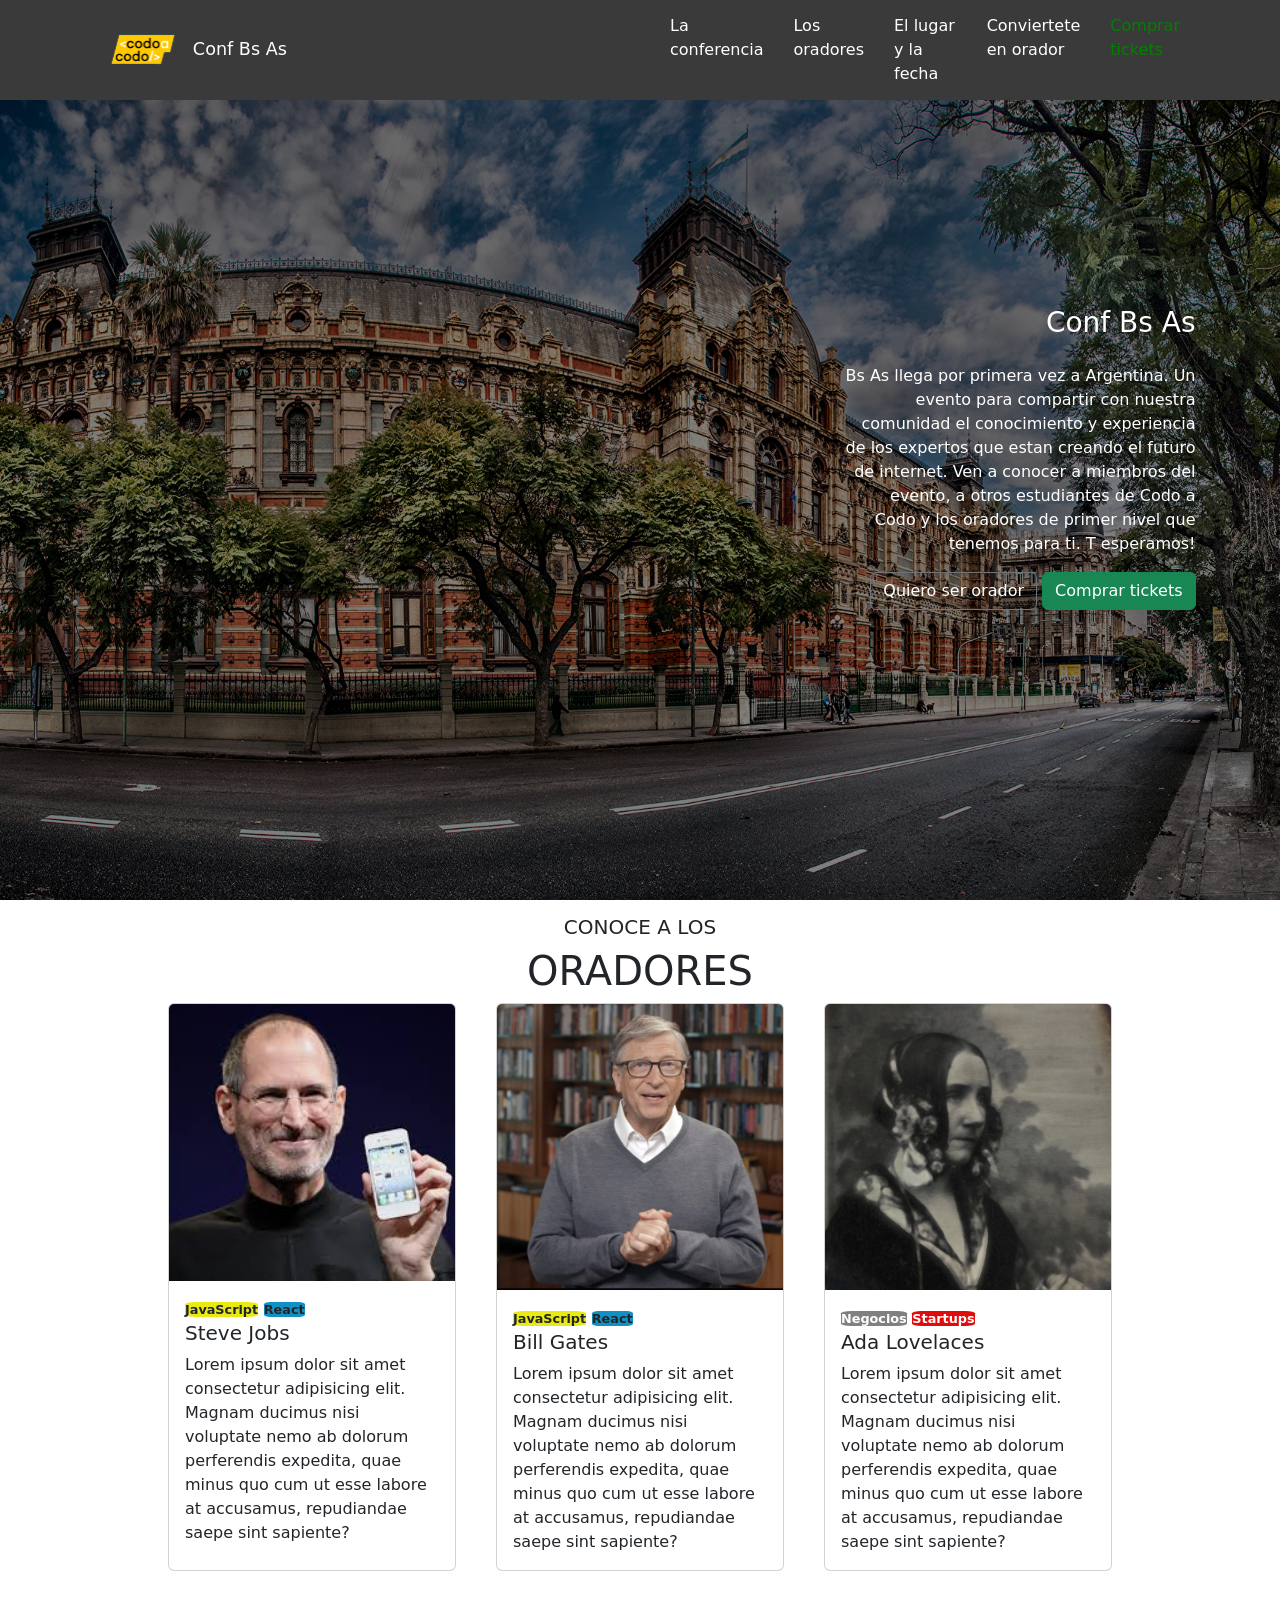
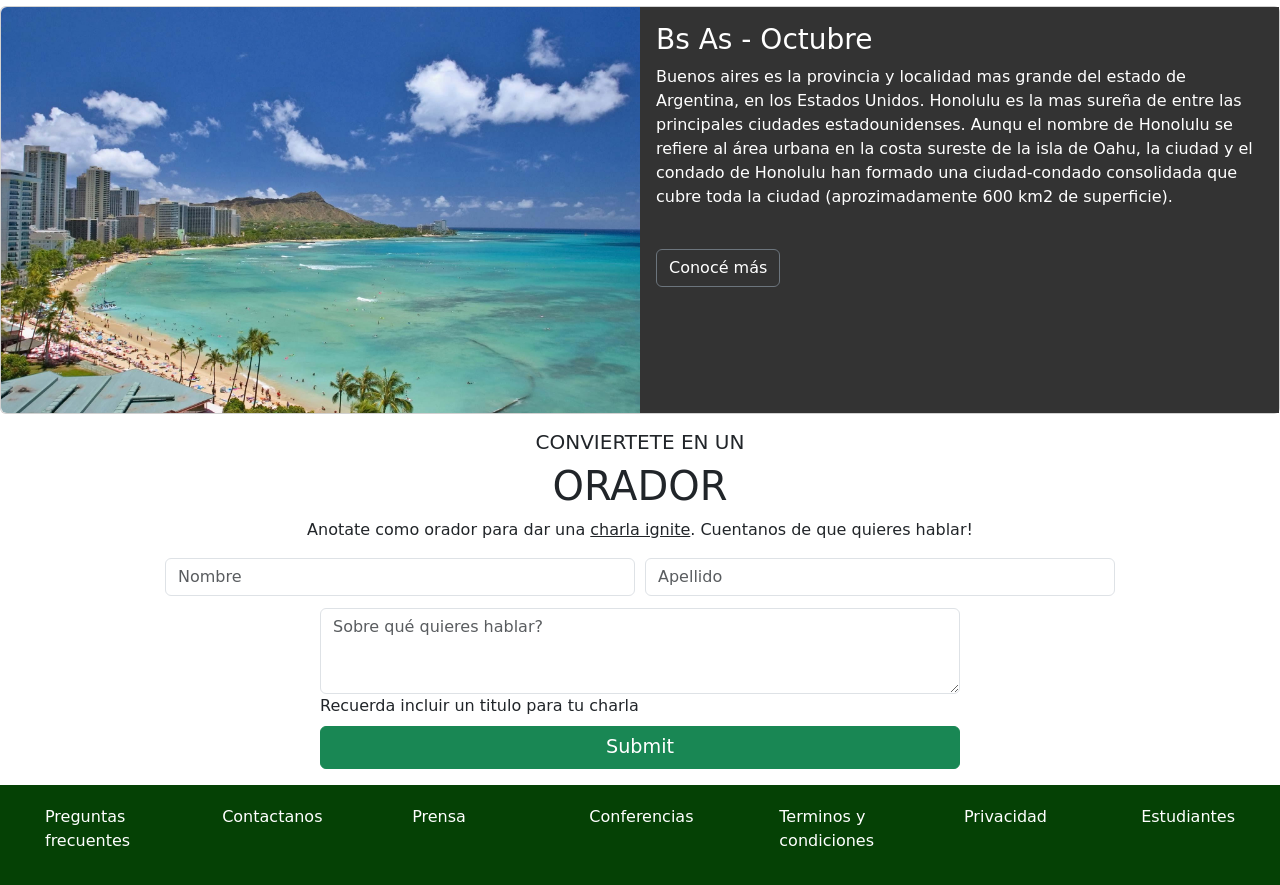
<file: index.html>
<!DOCTYPE html>
<html>
    <head>
        <meta charset="utf-8">
        <meta http-equiv="X-UA-Compatible" content="IE=edge">
        <title></title>
        <meta name="description" content="">
        <meta name="viewport" content="width=device-width, initial-scale=1">
        <link rel="stylesheet" href="css/style.css">
        <link href="https://cdn.jsdelivr.net/npm/bootstrap@5.3.2/dist/css/bootstrap.min.css" rel="stylesheet" integrity="sha384-T3c6CoIi6uLrA9TneNEoa7RxnatzjcDSCmG1MXxSR1GAsXEV/Dwwykc2MPK8M2HN" crossorigin="anonymous">
    </head>
    <body>
    <!--div superior MENU contiene 2 div--> 
        <DIV class="MENU">
            <div class="logo">
                <img src="css/codoacodo.png" height="50px">
                Conf Bs As        
            </div>
            <div class="SUBMENU">
                <div class="SeccionMenu">
                    <a href="#carousel">La conferencia</a>
                </div>
                <div class="SeccionMenu">
                    <a href="#oradores">Los oradores</a>
                </div>
                <div class="SeccionMenu">
                    <a href="#lugar">El lugar y la fecha</a>
                </div>
                <div class="SeccionMenu">
                    <a href="#conviertete">Conviertete en orador</a>
                </div>
                <div class="SeccionMenu" id="comprar">
                    <a href="pagina2.html">Comprar tickets</a>
                </div>        
            </div>
        </DIV>
        <!--carousel-->
        <a name="carousel"></a>
        <div id="carouselExample" class="carousel slide">
            <div id="carouselExampleSlidesOnly" class="carousel slide" data-bs-ride="carousel">
                <div class="carousel-inner">
                    <div class="carousel-item active">
                        <img src="css/ba1.jpg" class="d-block w-100" height="800px">
                    </div>
                    <div class="carousel-item">
                        <img src="css/ba2.jpg" class="d-block w-100" height="800px">
                    </div>
                    <div class="carousel-item">
                        <img src="css/ba3.jpg" class="d-block w-100" height="800px">
                    </div>
                </div>
            <!--tarjeta en carousel--> 
            <div class="carousel-caption">
                <div class="conf">
                    <div class="TextoCarousel">
                        <h3 class="card-title">Conf Bs As</h3>
                        <br>
                        <p class="card-text">Bs As llega por primera vez a Argentina. Un evento para compartir con nuestra comunidad el conocimiento y experiencia de los expertos que estan creando el futuro de internet. Ven a conocer a miembros del evento, a otros estudiantes de Codo a Codo y los oradores de primer nivel que tenemos para ti. T esperamos!</p>
                        <button type="button" class="btn btn-outline-secondary"><a href="#conviertete">Quiero ser orador</a></button>
                        <button type="button" class="btn btn-success"><a href="pagina2.html">Comprar tickets</a></button>
                    </div>
                </div>         
            </div>
        </div>
        <!--texto centrado-->
        <a name="oradores"></a>
        <div class="conoce">
            <h5>CONOCE A LOS</h5>
            <h1>ORADORES</h1>
        </div>
        <!--oradores-->
        <div class="ContenedorOradores">
            <div class="card" style="width: 18rem;">
                <img src="css/steve.jpg" class="card-img-top" alt="...">
                <div class="card-body">
                    <b><span class="javascript">JavaScript</span>    <span class="react">React</span></b>
                    <h5 class="card-title">Steve Jobs</h5>
                    <p class="card-text">Lorem ipsum dolor sit amet consectetur adipisicing elit. Magnam ducimus nisi voluptate nemo ab dolorum perferendis expedita, quae minus quo cum ut esse labore at accusamus, repudiandae saepe sint sapiente?</p> 
                </div>
            </div>
            <div class="card" style="width: 18rem;">
                <img src="css/bill.jpg" class="card-img-top" alt="...">
                <div class="card-body">
                    <b><span class="javascript">JavaScript</span>    <span class="react">React</span></b>
                    <h5 class="card-title">Bill Gates</h5>
                    <p class="card-text">Lorem ipsum dolor sit amet consectetur adipisicing elit. Magnam ducimus nisi voluptate nemo ab dolorum perferendis expedita, quae minus quo cum ut esse labore at accusamus, repudiandae saepe sint sapiente?</p>
                </div>
            </div>
            <div class="card" style="width: 18rem;">
                <img src="css/ada.jpeg" class="card-img-top" alt="...">
                <div class="card-body">
                    <b><span class="negocios">Negocios</span>    <span class="startups"> Startups </span></b>
                    <h5 class="card-title">Ada Lovelaces</h5>
                    <p class="card-text">Lorem ipsum dolor sit amet consectetur adipisicing elit. Magnam ducimus nisi voluptate nemo ab dolorum perferendis expedita, quae minus quo cum ut esse labore at accusamus, repudiandae saepe sint sapiente?</p>
                </div>
            </div>
        </div>
        <!--octubre-->
        <a name="lugar"></a>
        <div class="card mb-3" style="max-width: 100%;">
            <div class="row g-0">
                <div class="col-md-6" >
                    <img src="css/honolulu.jpg" class="img-fluid rounded-start" alt="...">
                </div>
                <div class="col-md-6" id="octubre">
                    <div class="card-body">
                        <h3 class="card-title">Bs As - Octubre</h3>
                        <p class="card-text">Buenos aires es la provincia y localidad mas grande del estado de Argentina, en los Estados Unidos. Honolulu es la mas sureña de entre las principales ciudades estadounidenses. Aunqu el nombre de Honolulu se refiere al área urbana en la costa sureste de la isla de Oahu, la ciudad y el condado de Honolulu han formado una ciudad-condado consolidada que cubre toda la ciudad (aprozimadamente 600 km2 de superficie).</p>
                        <br>
                        <button type="button" class="btn btn-outline-secondary"><a href="#">Conocé más</a></button>
                    </div>
                </div>
            </div>
        </div>
        <!--conviertete-->
        <a name="conviertete"></a>
        <div class="conoce">
            <h5>CONVIERTETE EN UN</h5>
            <h1>ORADOR</h1>
            <p>Anotate como orador para dar una <u>charla ignite</u>. Cuentanos de que quieres hablar!</p>
        </div>
        <!--formulario-->
        <form action="ingreso de datos" method="post">
            <div class="formulario">
                <div class="nombre">
                    <input class="form-control" type="text" placeholder="Nombre" aria-label="default input example" id="nombre" name="nombre">
                </div>
                <div class="apellido">
                    <input class="form-control" type="text" placeholder="Apellido" aria-label="default input example" id="apellido" name="apellido">
                </div>
            </div>
            <div class="caja">
                <div class="mb-3" id="cajatext">
                    <textarea class="form-control" id="exampleFormControlTextarea1" rows="3" placeholder="Sobre qué quieres hablar?"></textarea>
                    <label for="exampleFormControlTextarea1" class="form-label">Recuerda incluir un titulo para tu charla</label>
                    <br>
                    <input type="submit" class="btn btn-success" id="submit"></input>
                </div>
            </div>
        </form>
        <!--footer-->
        <div class="footer">
            <div class="subfoot"><a href="#">Preguntas frecuentes</a></div>
            <div class="subfoot"><a href="#">Contactanos</a></div>
            <div class="subfoot"><a href="#">Prensa</a></div>
            <div class="subfoot"><a href="#">Conferencias</a></div>
            <div class="subfoot"><a href="#">Terminos y condiciones</a></div>
            <div class="subfoot"><a href="#">Privacidad</a></div>
            <div class="subfoot"><a href="#">Estudiantes</a></div>
        </div>
        <script src="https://cdn.jsdelivr.net/npm/bootstrap@5.3.2/dist/js/bootstrap.bundle.min.js" integrity="sha384-C6RzsynM9kWDrMNeT87bh95OGNyZPhcTNXj1NW7RuBCsyN/o0jlpcV8Qyq46cDfL" crossorigin="anonymous"></script>
        <script src="" async defer></script>
    </body>
    
</html>
</file>
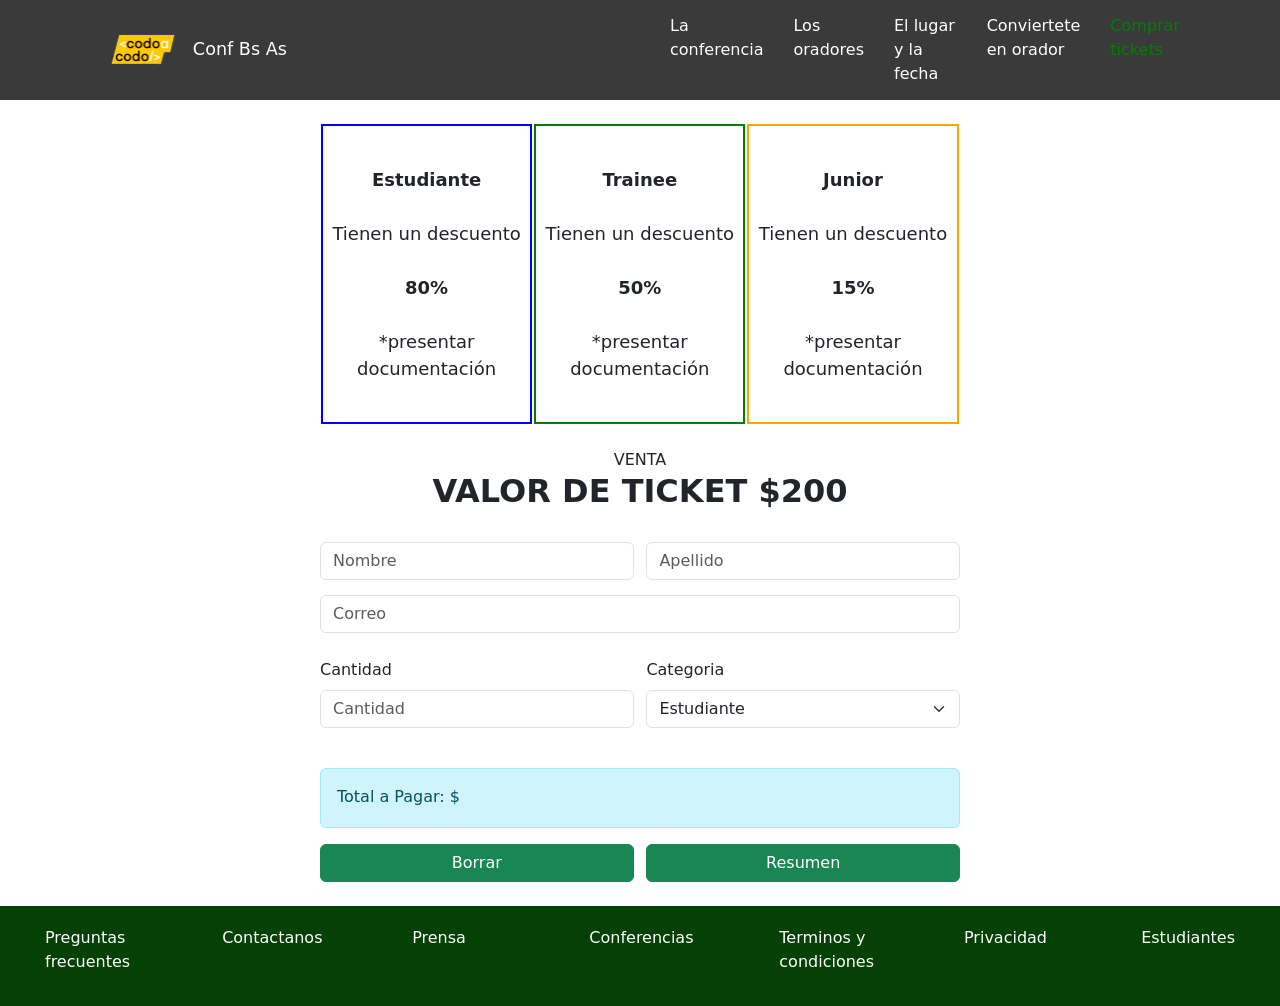
<file: pagina2.html>
<!DOCTYPE html>
<html>
    <head>
        <meta charset="utf-8">
        <meta http-equiv="X-UA-Compatible" content="IE=edge">
        <title></title>
        <meta name="description" content="">
        <meta name="viewport" content="width=device-width, initial-scale=1">
        <link rel="stylesheet" href="css/style.css">
        <link href="https://cdn.jsdelivr.net/npm/bootstrap@5.3.2/dist/css/bootstrap.min.css" rel="stylesheet" integrity="sha384-T3c6CoIi6uLrA9TneNEoa7RxnatzjcDSCmG1MXxSR1GAsXEV/Dwwykc2MPK8M2HN" crossorigin="anonymous">
    </head>
    <body>
        <!--div superior MENU contiene 2 div--> 
        <DIV class="MENU">
            <div class="logo">
                <img src="css/codoacodo.png" height="50px">
                Conf Bs As        
            </div>
            <div class="SUBMENU">
                <div class="SeccionMenu">
                    <a href="index.html#carousel">La conferencia</a>
                </div>
                <div class="SeccionMenu">
                    <a href="index.html#oradores">Los oradores</a>
                </div>
                <div class="SeccionMenu">
                    <a href="index.html#lugar">El lugar y la fecha</a>
                </div>
                <div class="SeccionMenu">
                    <a href="index.html#conviertete">Conviertete en orador</a>
                </div>
                <div class="SeccionMenu" id="comprar">
                    <a href="pagina2.html">Comprar tickets</a>
                </div>        
            </div>
        </DIV>
        <br>
        <div class="total">
            <!--cuadros con info de descuentos-->
            <div class="descuentos">
                <div class="descuento" id="estudiante">
                    <b>Estudiante</b>
                    <br>
                    <br>
                    Tienen un descuento
                    <br>
                    <br>
                    <b>80%</b>
                    <br>
                    <br>
                    *presentar documentación
                </div>
                <div class="descuento" id="trainee">
                    <b>Trainee</b>
                    <br>
                    <br>
                    Tienen un descuento
                    <br>
                    <br>
                    <b>50%</b>
                    <br>
                    <br>
                    *presentar documentación
                </div>
                <div class="descuento" id="junior">
                    <b>Junior</b>
                    <br>
                    <br>
                    Tienen un descuento
                    <br>
                    <br>
                    <b>15%</b>
                    <br>
                    <br>
                    *presentar documentación
                </div>
            </div>
            <!--info de valor ticket--> 
            <br>
            VENTA
            <br>
            <h2><b>VALOR DE TICKET $200</b></h2>
            <br>
            <!--formulario-->
            <div>
                <div class="formulario2">
                    <input class="form-control" type="text" placeholder="Nombre"  id="nombre2" class="textoreset">
                    <input class="form-control" type="text" placeholder="Apellido" aria-label="default input example" id="apellido2" class="textoreset">
                    <input type="email" class="form-control" placeholder="Correo" id="correo2">
                    <div id="cantidad">
                        <label for="exampleFormControlInput1" class="form-label">Cantidad</label>
                        <input type="number" class="form-control" placeholder="Cantidad" id="cant">
                    </div>
                    <div id="select">
                        <label for="exampleFormControlInput1" class="form-label">Categoria</label>
                        <select class="form-select" aria-label="Default select example" id="categ">
                            <option value="0">Estudiante</option>
                            <option value="1">Trainee</option>
                            <option value="2">Junior</option>
                        </select>
                    </div>
                    <!--mensaje de total a pagar, cuando cambias cantidad o categoria-->
                    <div class="alert alert-info" id="pagar">
                    Total a Pagar: $<p id="monto"></p>
                    </div>              
                </div>
                <!--botones-->
                <div id="botones">
                <button type="button" class="btn btn-success" id="borrar">Borrar</button>
                <button type="button" class="btn btn-success" id="resumen" >Resumen</button>            
                </div>
            </div>
        </div>
        <br>       
        <!--footer-->
        <div class="footer">
            <div class="subfoot"><a href="#">Preguntas frecuentes</a></div>
            <div class="subfoot"><a href="#">Contactanos</a></div>
            <div class="subfoot"><a href="#">Prensa</a></div>
            <div class="subfoot"><a href="#">Conferencias</a></div>
            <div class="subfoot"><a href="#">Terminos y condiciones</a></div>
            <div class="subfoot"><a href="#">Privacidad</a></div>
            <div class="subfoot"><a href="#">Estudiantes</a></div>
        </div>        
        <script src="https://cdn.jsdelivr.net/npm/bootstrap@5.3.2/dist/js/bootstrap.bundle.min.js" integrity="sha384-C6RzsynM9kWDrMNeT87bh95OGNyZPhcTNXj1NW7RuBCsyN/o0jlpcV8Qyq46cDfL" crossorigin="anonymous"></script>
        <script src="js/java.js">
        </script>
    </body>
</html>
</file>
<file: css/style.css>
*
{
margin: 0;
padding: 0;    
}

.MENU
{
height: 100px;
display: flex;
background-color: rgb(58, 58, 58);
align-items: center;
}

.logo
{
color: white;
font-size: 110%;
width: 50%;
padding-left: 100px;
}

.SUBMENU
{
width: 50%;
display: flex;
justify-content: end;
padding-right: 100px;
}

.SeccionMenu
{
margin-left: 30px;
padding: 40px 0;
}

a[href]
{
color: white;
text-decoration: none;
}

#comprar a
{
color: green;
}

.conf
{
width: 112%;
display: flex;
flex-direction: row-reverse;
margin-bottom: 250px;
}

.TextoCarousel
{
width: 35%;
text-align: end; 
}

.carousel-item
{
filter: brightness(50%);
}

.conoce
{
margin-top: 15px; 
text-align: center;
}

.ContenedorOradores
{
display: flex;
justify-content: center;
gap: 40px;
margin-bottom: 35px;
}

.javascript
{
font-size: 80%;   
background-color: rgb(233, 233, 19);
border-radius: 15%;
}

.react
{
font-size: 80%;   
background-color: rgb(19, 144, 194);
border-radius: 15%;
}    

.negocios
{
color: white;
font-size: 80%;
background-color: grey;
border-radius: 15%;
} 
    
.startups
{
color: white;
font-size: 80%;
background-color: rgb(224, 11, 11);
border-radius: 15%;
}

#octubre
{
background-color: rgb(51, 51, 51);
color: white
}

.formulario
{
display: flex;
height: 50px;
flex-direction: row;
justify-content: center;
gap: 10px;
}

.nombre
{
height: 50px;
width: 470px;
}

.apellido
{ 
height: 50px;
width: 470px;
}

.caja
{
display: flex;
justify-content: center;
}

#cajatext
{ 
width: 50%;
}
#submit
{
width: 100%;
height: 30px;
font-size: 120%;
padding-bottom: 35px;   
}

.footer
{
height: 100px;
background-color: rgb(5, 65, 5);
display: flex;
justify-content: center;
align-items: baseline;
}

.subfoot
{
height: 100%;
width: 100px;
margin: 0 45px;
padding-top: 20px;
}

.total
{
    display: flex;
    flex-direction: column;
    width: 50%;
    margin: 0% 25%;
    text-align: center;
}
.descuentos
{
    
    display: flex;
    justify-content: stretch;
   
}
.descuento
{    
    font-size: large;
    height: 300px;
    margin: 0px 1px;
    border: 2px solid;
    padding: 40px 0px;

}
#estudiante
{
    width: 33%;
    border-color: blue;
}
#trainee
{
    width: 33%;
    border-color: green;
}
#junior
{
    width: 33%;
    border-color: orange;
}
.formulario2
{
    display: flex;
    flex-wrap: wrap;
    text-align: left;
}
#nombre2
{
    width: 49%;
    margin-right: 1%;
}
#apellido2
{
    width: 49%;
    margin-left: 1%;
}
#correo2
{
    margin-top: 15px;
    width: 100%;
}
#cantidad
{
    width: 49%;
    margin-right: 1%;
    margin-top: 25px;
}
#select
{
    width: 49%;
    margin-left: 1%;
    margin-top: 25px;
}
#pagar
{
    display: flex;
    width: 100%;
    margin-top: 40px;
    height: 60px;
}
#botones
{
   display: flex;

}
#resumen
{
    width: 100%;
    margin-left: 1%
}
#borrar
{
    width: 100%;
    margin-right: 1%
}
</file>
